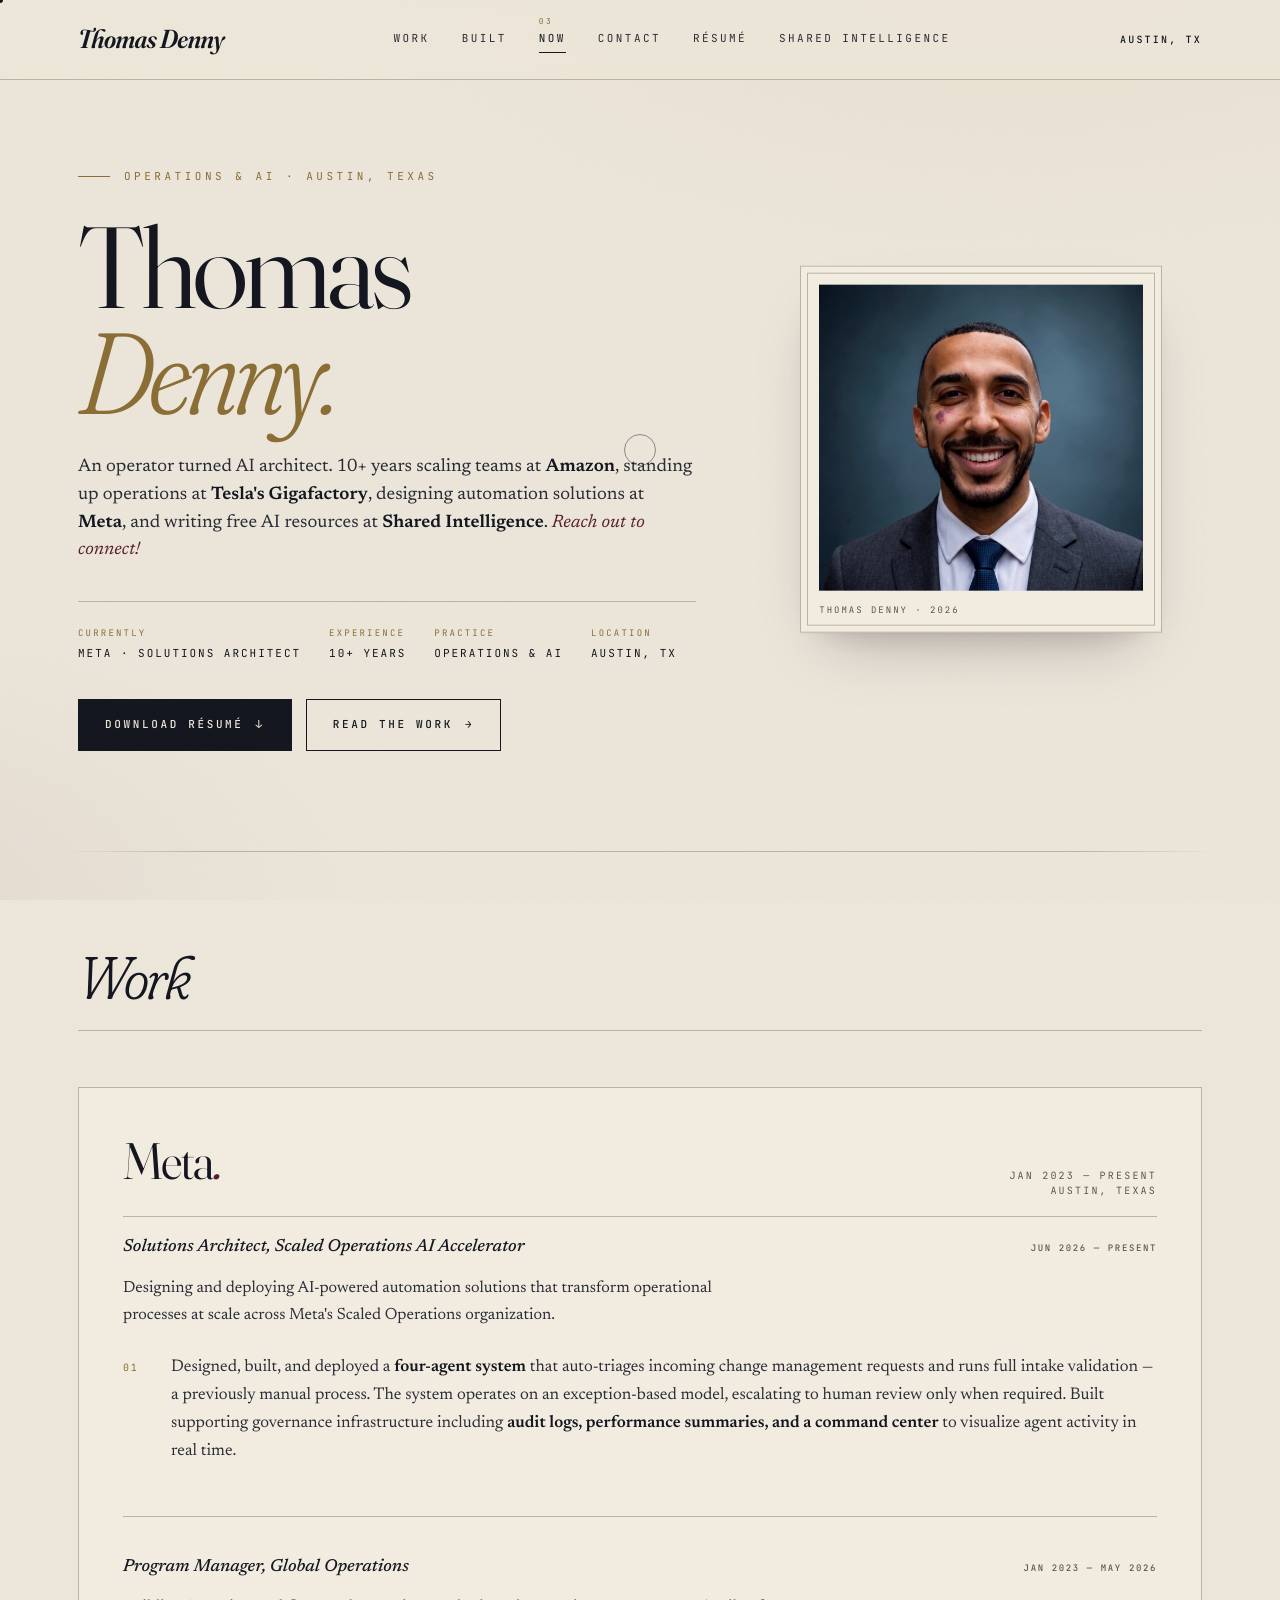
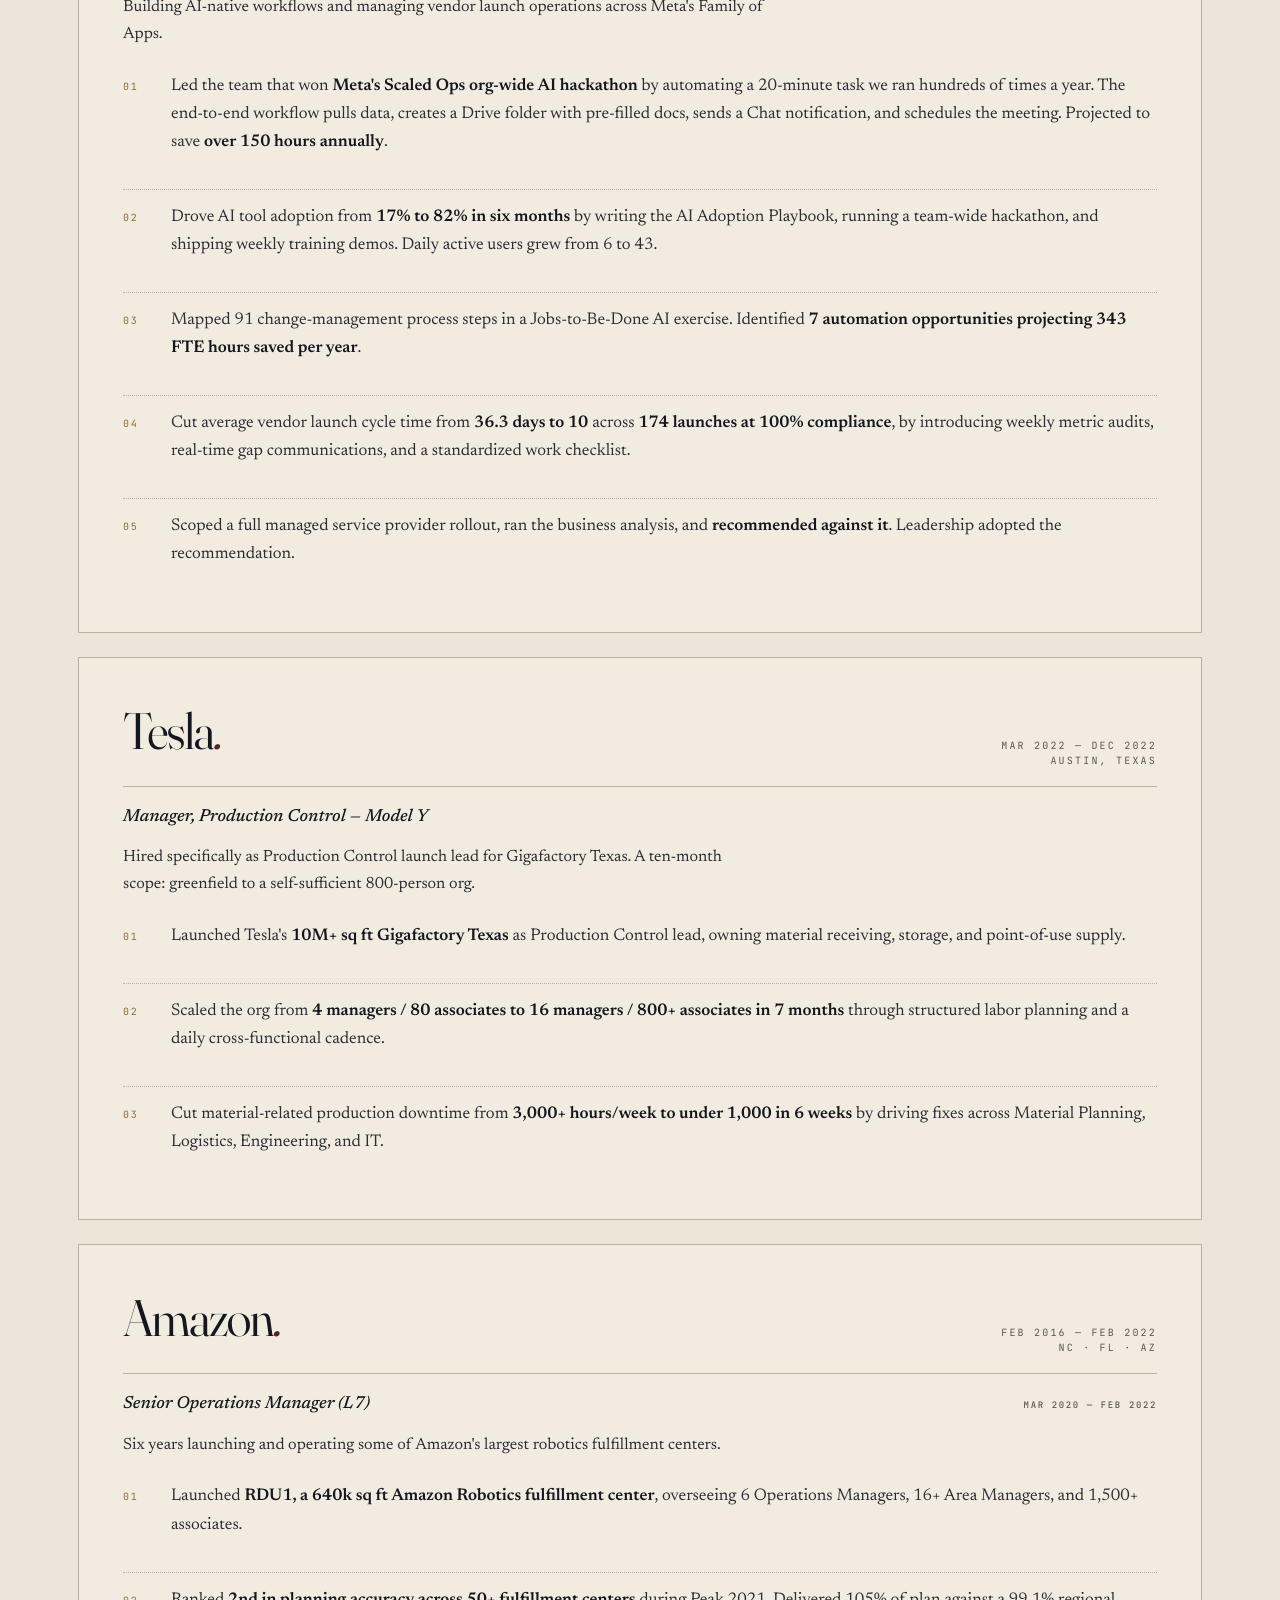
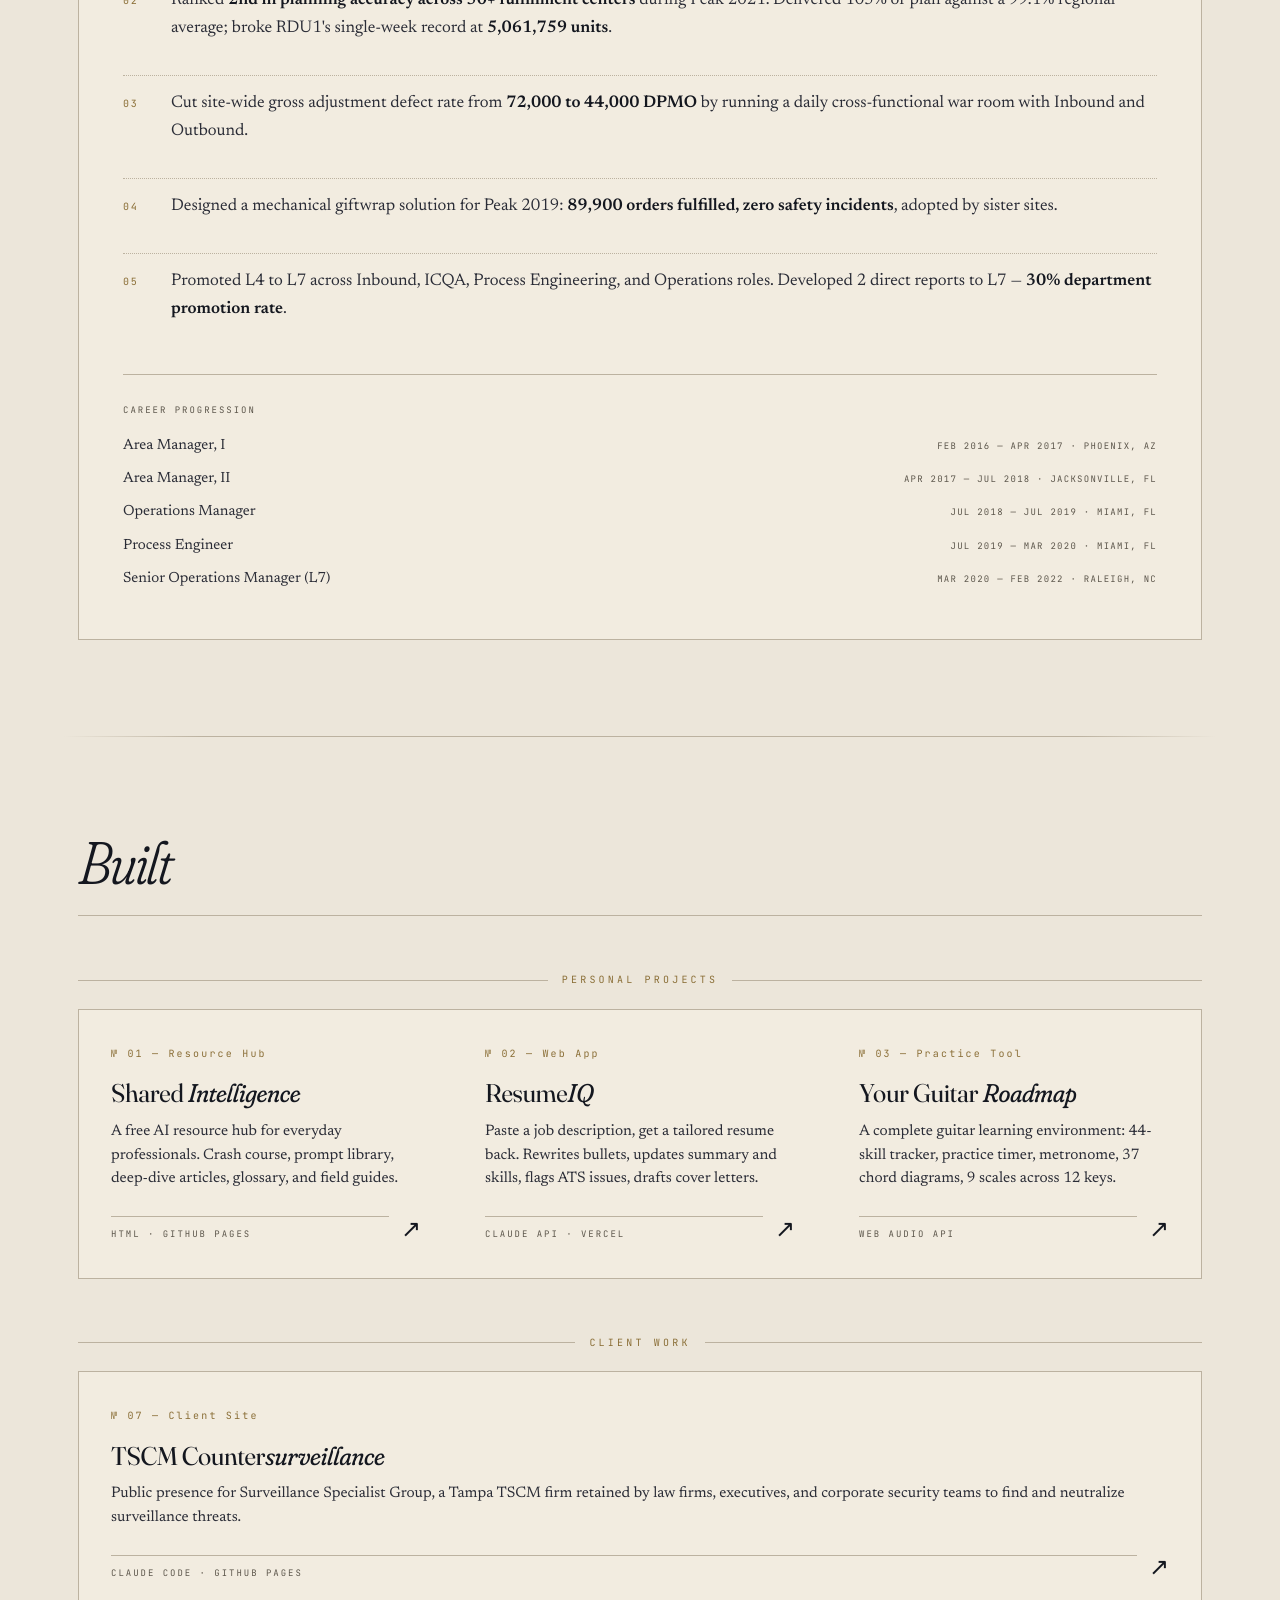
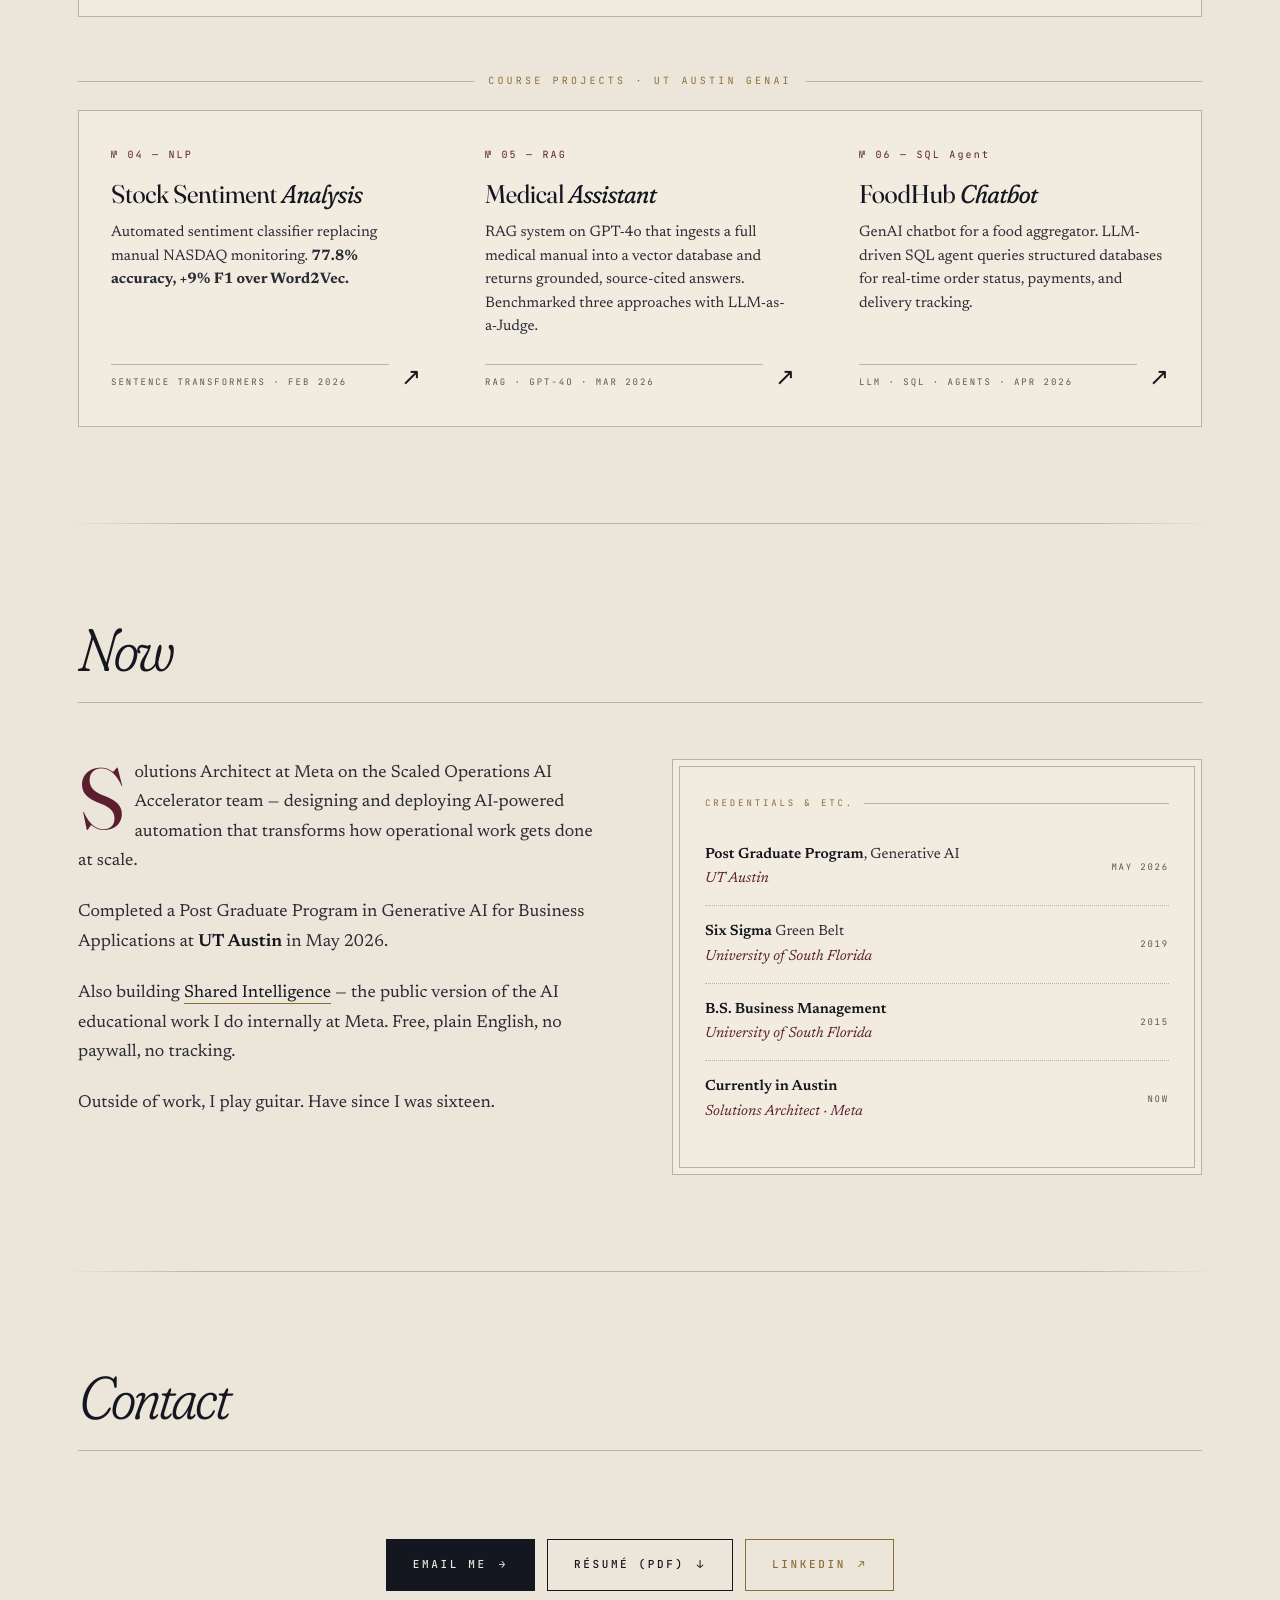
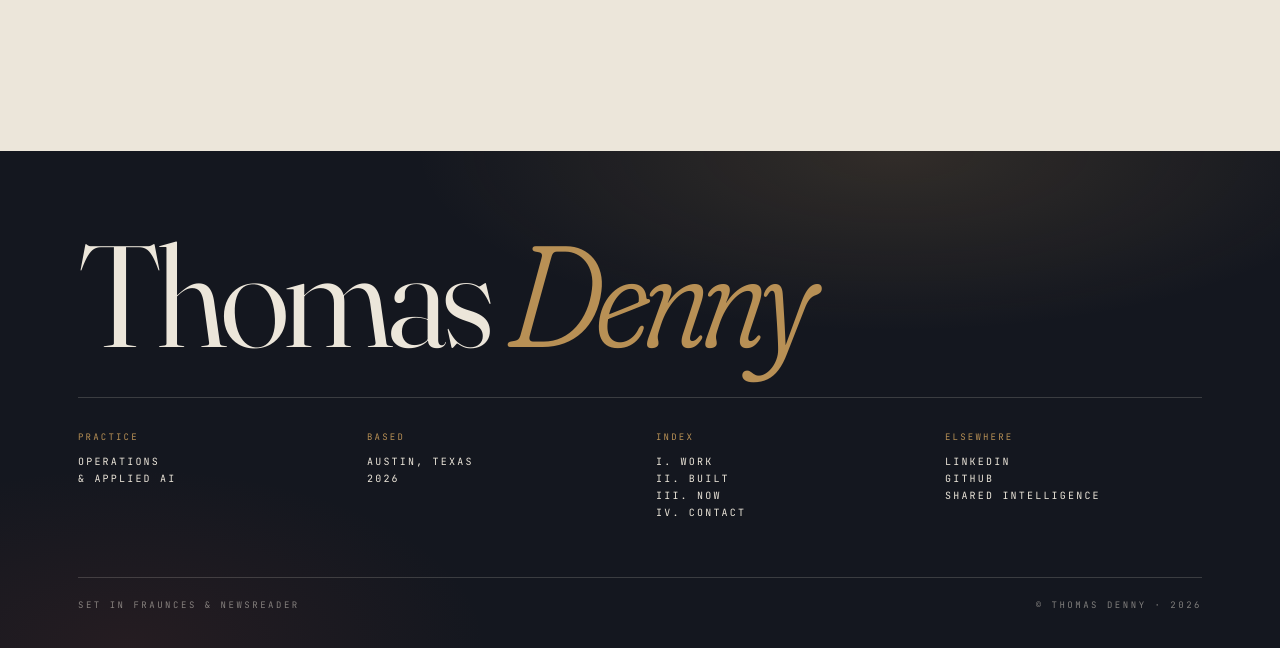
<file: index.html>
<!DOCTYPE html>
<html lang="en">
<head>
  <meta charset="UTF-8" />
  <meta name="viewport" content="width=device-width, initial-scale=1.0" />
  <link rel="icon" type="image/svg+xml" href="/favicon.svg" />
  <link rel="icon" type="image/png" sizes="32x32" href="/favicon-32.png" />
  <link rel="icon" type="image/png" sizes="512x512" href="/favicon-512.png" />
  <link rel="apple-touch-icon" href="/apple-touch-icon.png" />
  <title>Thomas Denny — Operations & AI</title>
  <meta name="description" content="Solutions Architect at Meta. Ten years building and scaling operations at Amazon, Tesla, and Meta. Currently designing automation solutions and AI-native workflows." />
  <meta name="author" content="Thomas Denny" />

  <!-- Open Graph -->
  <meta property="og:type" content="website" />
  <meta property="og:url" content="https://thomasdenny.co/" />
  <meta property="og:title" content="Thomas Denny — Operations & AI" />
  <meta property="og:description" content="An operator who taught himself to build with AI. Ten years scaling teams at Amazon, Tesla, and Meta. Now designing and deploying AI-powered automation at scale." />
  <meta property="og:image" content="https://thomasdenny.co/og-image.jpg" />
  <meta property="og:image:width" content="1200" />
  <meta property="og:image:height" content="630" />
  <meta property="og:site_name" content="Thomas Denny" />

  <meta name="twitter:card" content="summary_large_image" />
  <meta name="twitter:title" content="Thomas Denny — Operations & AI" />
  <meta name="twitter:description" content="An operator who taught himself to build with AI. Ten years across Amazon, Tesla, and Meta. Now architecting AI-powered automation at scale." />
  <meta name="twitter:image" content="https://thomasdenny.co/og-image.jpg" />

  <script type="application/ld+json">
  {
    "@context": "https://schema.org",
    "@type": "Person",
    "name": "Thomas Denny",
    "jobTitle": "Solutions Architect",
    "worksFor": { "@type": "Organization", "name": "Meta" },
    "url": "https://thomasdenny.co",
    "image": "https://thomasdenny.co/headshot.jpg",
    "address": { "@type": "PostalAddress", "addressLocality": "Austin", "addressRegion": "TX", "addressCountry": "US" },
    "alumniOf": [
      { "@type": "CollegeOrUniversity", "name": "University of Texas at Austin", "department": "Post Graduate Program, Generative AI for Business Applications" },
      { "@type": "CollegeOrUniversity", "name": "University of South Florida" }
    ],
    "knowsAbout": ["Operations Management", "AI Adoption", "Program Management", "Generative AI", "Vendor Management", "Process Improvement", "Change Management", "Lean Manufacturing"],
    "sameAs": ["https://linkedin.com/in/thomasdenny1/", "https://github.com/thodenny", "https://sharedintelligence.co"],
    "description": "Solutions Architect at Meta. Ten years scaling teams at Amazon, Tesla, and Meta. Designing and deploying AI-powered automation solutions at scale."
  }
  </script>

  <link rel="preconnect" href="https://fonts.googleapis.com" />
  <link rel="preconnect" href="https://fonts.gstatic.com" crossorigin />
  <link href="https://fonts.googleapis.com/css2?family=Fraunces:ital,opsz,wght,SOFT,WONK@0,9..144,300..900,0..100,0..1;1,9..144,300..900,0..100,0..1&family=Newsreader:ital,opsz,wght@0,6..72,400..700;1,6..72,400..700&family=JetBrains+Mono:wght@400;500&display=swap" rel="stylesheet" />
  <link rel="stylesheet" href="/styles.css?v=mobilenav6" />
</head>
<body>

  <!-- Custom cursor -->
  <div class="cursor-ring" aria-hidden="true"></div>
  <div class="cursor-dot" aria-hidden="true"></div>

  <!-- Scroll progress -->
  <div class="scroll-progress" id="scrollProgress" aria-hidden="true"></div>

  <!-- Masthead / Nav -->
  <header class="masthead">
    <div class="masthead-inner">
      <a href="/" class="brand" aria-label="Thomas Denny — home">
        <span class="brand-monogram">Thomas Denny</span>
      </a>
      <nav class="nav-links" aria-label="Primary">
        <a href="#work"    class="nav-link" data-num="01">Work</a>
        <a href="#built"   class="nav-link" data-num="02">Built</a>
        <a href="#now"     class="nav-link" data-num="03">Now</a>
        <a href="#contact" class="nav-link" data-num="04">Contact</a>
        <a href="/Thomas_Denny_Resume.pdf" class="nav-link" data-num="05" download>Résumé</a>
        <a href="https://sharedintelligence.co" class="nav-link" data-num="06" target="_blank" rel="noopener">Shared Intelligence</a>
      </nav>
      <div class="nav-meta">
        <span><strong>Austin, TX</strong></span>
      </div>
      <button class="nav-toggle" id="navToggle" type="button"
              aria-label="Open menu" aria-expanded="false" aria-controls="navOverlay">
        <span class="nav-toggle-bar"></span>
        <span class="nav-toggle-bar"></span>
      </button>
    </div>
  </header>

  <!-- Mobile nav overlay -->
  <div class="nav-overlay" id="navOverlay" role="dialog" aria-modal="true" aria-label="Site menu" hidden>
    <nav class="nav-overlay-links" aria-label="Primary mobile">
      <a href="#work"    class="nav-overlay-link" data-num="01"><span class="nav-overlay-num">01</span><span class="nav-overlay-label">Work</span></a>
      <a href="#built"   class="nav-overlay-link" data-num="02"><span class="nav-overlay-num">02</span><span class="nav-overlay-label">Built</span></a>
      <a href="#now"     class="nav-overlay-link" data-num="03"><span class="nav-overlay-num">03</span><span class="nav-overlay-label">Now</span></a>
      <a href="#contact" class="nav-overlay-link" data-num="04"><span class="nav-overlay-num">04</span><span class="nav-overlay-label">Contact</span></a>
      <a href="/Thomas_Denny_Resume.pdf" class="nav-overlay-link" data-num="05" download><span class="nav-overlay-num">05</span><span class="nav-overlay-label">Résumé</span></a>
      <a href="https://sharedintelligence.co" class="nav-overlay-link" data-num="06" target="_blank" rel="noopener"><span class="nav-overlay-num">06</span><span class="nav-overlay-label">Shared Intelligence</span></a>
    </nav>
    <div class="nav-overlay-meta">
      <span><strong>Austin, TX</strong></span>
    </div>
  </div>

  <!-- HERO -->
  <section id="top" class="hero">
    <div class="hero-grid">
      <div>
        <div class="hero-eyebrow">Operations &amp; AI · Austin, Texas</div>

        <h1 class="headline">
          Thomas<br />
          <span class="ital">Denny.</span>
        </h1>

        <p class="hero-deck">
          An operator turned AI architect. 10+ years scaling teams at <strong>Amazon</strong>, standing up operations at <strong>Tesla's Gigafactory</strong>, designing automation solutions at <strong>Meta</strong>, and writing free AI resources at <strong>Shared Intelligence</strong>. <em>Reach out to connect!</em>
        </p>

        <dl class="hero-meta">
          <div><dt>Currently</dt><dd>Meta · Solutions Architect</dd></div>
          <div><dt>Experience</dt><dd>10+ Years</dd></div>
          <div><dt>Practice</dt><dd>Operations &amp; AI</dd></div>
          <div><dt>Location</dt><dd>Austin, TX</dd></div>
        </dl>

        <div class="hero-actions">
          <a href="/Thomas_Denny_Resume.pdf" class="btn btn--filled" download>
            <span>Download Résumé</span><span class="caret">↓</span>
          </a>
          <a href="#work" class="btn">
            <span>Read the Work</span><span class="caret">→</span>
          </a>
        </div>
      </div>

      <div>
        <figure class="plate">
          <img src="/headshot.jpg" alt="Thomas Denny" />
          <figcaption class="plate-caption">
            <span>Thomas Denny · 2026</span>
          </figcaption>
        </figure>
      </div>
    </div>
  </section>

  <hr class="rule-x" />

  <!-- WORK -->
  <section id="work" class="section">
    <header class="section-head">
      <h2 class="section-title"><em>Work</em></h2>
    </header>

    <div class="work-stack">

      <!-- Meta -->
      <article class="work reveal" data-stagger="1">
        <header class="work-head">
          <h3 class="work-name">Meta<em>.</em></h3>
          <div class="work-period">Jan 2023 — Present<br />Austin, Texas</div>
        </header>

        <p class="work-role">Solutions Architect, Scaled Operations AI Accelerator <span class="work-role-period">Jun 2026 — Present</span></p>
        <p class="work-summary">Designing and deploying AI-powered automation solutions that transform operational processes at scale across Meta's Scaled Operations organization.</p>
        <ul class="bullets">
          <li><span class="num">01</span><span>Designed, built, and deployed a <strong>four-agent system</strong> that auto-triages incoming change management requests and runs full intake validation — a previously manual process. The system operates on an exception-based model, escalating to human review only when required. Built supporting governance infrastructure including <strong>audit logs, performance summaries, and a command center</strong> to visualize agent activity in real time.</span></li>
        </ul>

        <hr class="work-role-divider" />

        <p class="work-role">Program Manager, Global Operations <span class="work-role-period">Jan 2023 — May 2026</span></p>
        <p class="work-summary">Building AI-native workflows and managing vendor launch operations across Meta's Family of Apps.</p>
        <ul class="bullets">
          <li><span class="num">01</span><span>Led the team that won <strong>Meta's Scaled Ops org-wide AI hackathon</strong> by automating a 20-minute task we ran hundreds of times a year. The end-to-end workflow pulls data, creates a Drive folder with pre-filled docs, sends a Chat notification, and schedules the meeting. Projected to save <strong>over 150 hours annually</strong>.</span></li>
          <li><span class="num">02</span><span>Drove AI tool adoption from <strong>17% to 82% in six months</strong> by writing the AI Adoption Playbook, running a team-wide hackathon, and shipping weekly training demos. Daily active users grew from 6 to 43.</span></li>
          <li><span class="num">03</span><span>Mapped 91 change-management process steps in a Jobs-to-Be-Done AI exercise. Identified <strong>7 automation opportunities projecting 343 FTE hours saved per year</strong>.</span></li>
          <li><span class="num">04</span><span>Cut average vendor launch cycle time from <strong>36.3 days to 10</strong> across <strong>174 launches at 100% compliance</strong>, by introducing weekly metric audits, real-time gap communications, and a standardized work checklist.</span></li>
          <li><span class="num">05</span><span>Scoped a full managed service provider rollout, ran the business analysis, and <strong>recommended against it</strong>. Leadership adopted the recommendation.</span></li>
        </ul>
      </article>

      <!-- Tesla -->
      <article class="work reveal" data-stagger="2">
        <header class="work-head">
          <h3 class="work-name">Tesla<em>.</em></h3>
          <div class="work-period">Mar 2022 — Dec 2022<br />Austin, Texas</div>
        </header>
        <p class="work-role">Manager, Production Control — Model Y</p>
        <p class="work-summary">Hired specifically as Production Control launch lead for Gigafactory Texas. A ten-month scope: greenfield to a self-sufficient 800-person org.</p>
        <ul class="bullets">
          <li><span class="num">01</span><span>Launched Tesla's <strong>10M+ sq ft Gigafactory Texas</strong> as Production Control lead, owning material receiving, storage, and point-of-use supply.</span></li>
          <li><span class="num">02</span><span>Scaled the org from <strong>4 managers / 80 associates to 16 managers / 800+ associates in 7 months</strong> through structured labor planning and a daily cross-functional cadence.</span></li>
          <li><span class="num">03</span><span>Cut material-related production downtime from <strong>3,000+ hours/week to under 1,000 in 6 weeks</strong> by driving fixes across Material Planning, Logistics, Engineering, and IT.</span></li>
        </ul>
      </article>

      <!-- Amazon -->
      <article class="work reveal" data-stagger="3">
        <header class="work-head">
          <h3 class="work-name">Amazon<em>.</em></h3>
          <div class="work-period">Feb 2016 — Feb 2022<br />NC · FL · AZ</div>
        </header>
        <p class="work-role">Senior Operations Manager (L7) <span class="work-role-period">Mar 2020 — Feb 2022</span></p>
        <p class="work-summary">Six years launching and operating some of Amazon's largest robotics fulfillment centers.</p>
        <ul class="bullets">
          <li><span class="num">01</span><span>Launched <strong>RDU1, a 640k sq ft Amazon Robotics fulfillment center</strong>, overseeing 6 Operations Managers, 16+ Area Managers, and 1,500+ associates.</span></li>
          <li><span class="num">02</span><span>Ranked <strong>2nd in planning accuracy across 50+ fulfillment centers</strong> during Peak 2021. Delivered 105% of plan against a 99.1% regional average; broke RDU1's single-week record at <strong>5,061,759 units</strong>.</span></li>
          <li><span class="num">03</span><span>Cut site-wide gross adjustment defect rate from <strong>72,000 to 44,000 DPMO</strong> by running a daily cross-functional war room with Inbound and Outbound.</span></li>
          <li><span class="num">04</span><span>Designed a mechanical giftwrap solution for Peak 2019: <strong>89,900 orders fulfilled, zero safety incidents</strong>, adopted by sister sites.</span></li>
          <li><span class="num">05</span><span>Promoted L4 to L7 across Inbound, ICQA, Process Engineering, and Operations roles. Developed 2 direct reports to L7 — <strong>30% department promotion rate</strong>.</span></li>
        </ul>

        <div class="work-ladder">
          <p class="work-ladder-label">Career Progression</p>
          <ul class="work-ladder-list">
            <li><span>Area Manager, I</span><span class="ladder-period">Feb 2016 — Apr 2017 · Phoenix, AZ</span></li>
            <li><span>Area Manager, II</span><span class="ladder-period">Apr 2017 — Jul 2018 · Jacksonville, FL</span></li>
            <li><span>Operations Manager</span><span class="ladder-period">Jul 2018 — Jul 2019 · Miami, FL</span></li>
            <li><span>Process Engineer</span><span class="ladder-period">Jul 2019 — Mar 2020 · Miami, FL</span></li>
            <li><span>Senior Operations Manager (L7)</span><span class="ladder-period">Mar 2020 — Feb 2022 · Raleigh, NC</span></li>
          </ul>
        </div>
      </article>

    </div>
  </section>

  <hr class="rule-x" />

  <!-- BUILT -->
  <section id="built" class="section">
    <header class="section-head">
      <h2 class="section-title"><em>Built</em></h2>
    </header>

    <p class="collection-label">Personal Projects</p>
    <div class="cards">
      <a href="https://sharedintelligence.co" target="_blank" rel="noopener" class="card reveal" data-stagger="1">
        <div class="card-num">№ 01 — Resource Hub</div>
        <h3 class="card-name">Shared <em>Intelligence</em></h3>
        <p class="card-desc">A free AI resource hub for everyday professionals. Crash course, prompt library, deep-dive articles, glossary, and field guides.</p>
        <div class="card-foot">
          <span class="card-tag">HTML · GitHub Pages</span>
          <span class="card-arrow">↗︎</span>
        </div>
      </a>

      <a href="https://resumeiq-gamma.vercel.app" target="_blank" rel="noopener" class="card reveal" data-stagger="2">
        <div class="card-num">№ 02 — Web App</div>
        <h3 class="card-name">Resume<em>IQ</em></h3>
        <p class="card-desc">Paste a job description, get a tailored resume back. Rewrites bullets, updates summary and skills, flags ATS issues, drafts cover letters.</p>
        <div class="card-foot">
          <span class="card-tag">Claude API · Vercel</span>
          <span class="card-arrow">↗︎</span>
        </div>
      </a>

      <a href="https://thodenny.github.io/personal-website/guitar-roadmap.html" target="_blank" rel="noopener" class="card reveal" data-stagger="3">
        <div class="card-num">№ 03 — Practice Tool</div>
        <h3 class="card-name">Your Guitar <em>Roadmap</em></h3>
        <p class="card-desc">A complete guitar learning environment: 44-skill tracker, practice timer, metronome, 37 chord diagrams, 9 scales across 12 keys.</p>
        <div class="card-foot">
          <span class="card-tag">Web Audio API</span>
          <span class="card-arrow">↗︎</span>
        </div>
      </a>
    </div>

    <p class="collection-label">Client Work</p>
    <div class="cards">
      <a href="https://tscmcountersurveillance.com" target="_blank" rel="noopener" class="card reveal" data-stagger="1">
        <div class="card-num">№ 07 — Client Site</div>
        <h3 class="card-name">TSCM Counter<em>surveillance</em></h3>
        <p class="card-desc">Public presence for Surveillance Specialist Group, a Tampa TSCM firm retained by law firms, executives, and corporate security teams to find and neutralize surveillance threats.</p>
        <div class="card-foot">
          <span class="card-tag">Claude Code · GitHub Pages</span>
          <span class="card-arrow">↗︎</span>
        </div>
      </a>
    </div>

    <p class="collection-label">Course Projects · UT Austin GenAI</p>
    <div class="cards">
      <a href="https://thodenny.github.io/personal-website/Thomas_Denny_Project_1.pdf" target="_blank" rel="noopener" class="card is-accent reveal" data-stagger="1">
        <div class="card-num">№ 04 — NLP</div>
        <h3 class="card-name">Stock Sentiment <em>Analysis</em></h3>
        <p class="card-desc">Automated sentiment classifier replacing manual NASDAQ monitoring. <strong>77.8% accuracy, +9% F1 over Word2Vec.</strong></p>
        <div class="card-foot">
          <span class="card-tag">Sentence Transformers · Feb 2026</span>
          <span class="card-arrow">↗︎</span>
        </div>
      </a>

      <a href="https://thodenny.github.io/personal-website/Thomas_Denny_Project_2_Medical_Assistant.pdf" target="_blank" rel="noopener" class="card is-accent reveal" data-stagger="2">
        <div class="card-num">№ 05 — RAG</div>
        <h3 class="card-name">Medical <em>Assistant</em></h3>
        <p class="card-desc">RAG system on GPT-4o that ingests a full medical manual into a vector database and returns grounded, source-cited answers. Benchmarked three approaches with LLM-as-a-Judge.</p>
        <div class="card-foot">
          <span class="card-tag">RAG · GPT-4o · Mar 2026</span>
          <span class="card-arrow">↗︎</span>
        </div>
      </a>

      <a href="https://thodenny.github.io/personal-website/Thomas_Denny_Project_3_FoodHub_Chatbot.pdf" target="_blank" rel="noopener" class="card is-accent reveal" data-stagger="3">
        <div class="card-num">№ 06 — SQL Agent</div>
        <h3 class="card-name">FoodHub <em>Chatbot</em></h3>
        <p class="card-desc">GenAI chatbot for a food aggregator. LLM-driven SQL agent queries structured databases for real-time order status, payments, and delivery tracking.</p>
        <div class="card-foot">
          <span class="card-tag">LLM · SQL · Agents · Apr 2026</span>
          <span class="card-arrow">↗︎</span>
        </div>
      </a>
    </div>
  </section>

  <hr class="rule-x" />

  <!-- NOW -->
  <section id="now" class="section">
    <header class="section-head">
      <h2 class="section-title"><em>Now</em></h2>
    </header>

    <div class="dossier">
      <div class="dossier-prose reveal" data-stagger="1">
        <p>Solutions Architect at Meta on the Scaled Operations AI Accelerator team — designing and deploying AI-powered automation that transforms how operational work gets done at scale.</p>
        <p>Completed a Post Graduate Program in Generative AI for Business Applications at <strong>UT Austin</strong> in May 2026.</p>
        <p>Also building <a href="https://sharedintelligence.co" target="_blank" rel="noopener">Shared Intelligence</a> — the public version of the AI educational work I do internally at Meta. Free, plain English, no paywall, no tracking.</p>
        <p>Outside of work, I play guitar. Have since I was sixteen.</p>
      </div>

      <aside class="dossier-aside reveal" data-stagger="2">
        <p class="aside-label">Credentials &amp; Etc.</p>
        <ul class="facts">
          <li><span><strong>Post Graduate Program</strong>, Generative AI<br /><em>UT Austin</em></span><span class="when">May 2026</span></li>
          <li><span><strong>Six Sigma</strong> Green Belt<br /><em>University of South Florida</em></span><span class="when">2019</span></li>
          <li><span><strong>B.S. Business Management</strong><br /><em>University of South Florida</em></span><span class="when">2015</span></li>
          <li><span><strong>Currently in Austin</strong><br /><em>Solutions Architect · Meta</em></span><span class="when">Now</span></li>
        </ul>
      </aside>
    </div>
  </section>

  <hr class="rule-x" />

  <!-- CONTACT -->
  <section id="contact" class="section">
    <header class="section-head">
      <h2 class="section-title"><em>Contact</em></h2>
    </header>

    <div class="contact-block reveal">
<div class="contact-actions">
        <a href="mailto:93.thomasdenny@gmail.com" class="btn btn--filled">
          <span>Email Me</span><span class="caret">→</span>
        </a>
        <a href="/Thomas_Denny_Resume.pdf" class="btn" download>
          <span>Résumé (PDF)</span><span class="caret">↓</span>
        </a>
        <a href="https://linkedin.com/in/thomasdenny1/" target="_blank" rel="noopener" class="btn btn--brass">
          <span>LinkedIn</span><span class="caret">↗︎</span>
        </a>
      </div>
    </div>
  </section>

  <!-- FOOTER / COLOPHON -->
  <footer class="colophon">
    <div class="colophon-inner">
      <p class="colophon-mark">Thomas <em>Denny</em></p>
      <dl class="colophon-grid">
        <div>
          <dt>Practice</dt>
          <dd>Operations<br />&amp; Applied AI</dd>
        </div>
        <div>
          <dt>Based</dt>
          <dd>Austin, Texas<br />2026</dd>
        </div>
        <div>
          <dt>Index</dt>
          <dd>
            <a href="#work">i. Work</a><br />
            <a href="#built">ii. Built</a><br />
            <a href="#now">iii. Now</a><br />
            <a href="#contact">iv. Contact</a>
          </dd>
        </div>
        <div>
          <dt>Elsewhere</dt>
          <dd>
            <a href="https://linkedin.com/in/thomasdenny1/" target="_blank" rel="noopener">LinkedIn</a><br />
            <a href="https://github.com/thodenny" target="_blank" rel="noopener">GitHub</a><br />
            <a href="https://sharedintelligence.co" target="_blank" rel="noopener">Shared Intelligence</a>
          </dd>
        </div>
      </dl>
      <div class="colophon-foot">
        <span>Set in Fraunces &amp; Newsreader</span>
        <span>© Thomas Denny · 2026</span>
      </div>
    </div>
  </footer>

  <script src="/scripts.js?v=mobilenav6"></script>
  <script>
    (function () {
      var sectionIds = ['work', 'built', 'now', 'contact'];
      function pathToId(pathname) {
        var slug = pathname.replace(/^\/+|\/+$/g, '');
        return sectionIds.indexOf(slug) !== -1 ? slug : null;
      }
      function scrollToId(id, smooth) {
        var el = document.getElementById(id);
        if (!el) return;
        el.scrollIntoView(smooth ? { behavior: 'smooth' } : undefined);
      }
      var redirect = sessionStorage.getItem('redirect');
      if (redirect && redirect !== location.pathname) {
        sessionStorage.removeItem('redirect');
        history.replaceState(null, '', redirect);
      } else if (redirect) {
        sessionStorage.removeItem('redirect');
      }
      document.addEventListener('DOMContentLoaded', function () {
        var id = pathToId(location.pathname);
        if (id) scrollToId(id, false);
      });
      document.addEventListener('click', function (e) {
        if (e.defaultPrevented || e.button !== 0 || e.metaKey || e.ctrlKey || e.shiftKey || e.altKey) return;
        var a = e.target.closest && e.target.closest('a');
        if (!a) return;
        var href = a.getAttribute('href');
        if (!href) return;
        if (a.target && a.target !== '' && a.target !== '_self') return;
        if (a.hasAttribute('download')) return;
        if (href === '/' || (href.charAt(0) === '/' && sectionIds.indexOf(href.slice(1)) !== -1)) {
          e.preventDefault();
          if (location.pathname !== href) history.pushState(null, '', href);
          if (href === '/') window.scrollTo({ top: 0, behavior: 'smooth' });
          else scrollToId(href.slice(1), true);
        }
      });
      window.addEventListener('popstate', function () {
        var id = pathToId(location.pathname);
        if (id) scrollToId(id, false);
        else window.scrollTo(0, 0);
      });
    })();
  </script>
</body>
</html>
</file>
<file: styles.css>
/* ========================================================================
   Premium Editorial — Thomas Denny
   ----------------------------------------------------------------------
   Aesthetic: Quiet luxury · editorial publication · Swiss precision
   Type: Fraunces (display) · Newsreader (body) · JetBrains Mono (labels)
   ======================================================================== */

:root {
  --ivory: #ECE6DA;
  --paper: #F2ECE0;
  --bone:  #E2D9C7;
  --ink:   #14171F;
  --ink-2: #2A2C36;
  --stone: #5C564B;
  --whisper: #C8BEA9;
  --hairline: #BCB2A0;
  --brass: #8A6E36;
  --brass-2: #B89055;
  --oxblood: #5A1E2E;
  --signal: #A04332;

  --serif-display: 'Fraunces', 'Playfair Display', Georgia, serif;
  --serif-body: 'Newsreader', 'Lora', Georgia, serif;
  --mono: 'JetBrains Mono', 'Courier Prime', ui-monospace, monospace;

  --max: 1180px;

  --ease-out: cubic-bezier(0.22, 0.61, 0.36, 1);
  --ease-in-out: cubic-bezier(0.65, 0, 0.35, 1);
}

* { box-sizing: border-box; }

html {
  scroll-behavior: smooth;
  -webkit-font-smoothing: antialiased;
  -moz-osx-font-smoothing: grayscale;
  text-rendering: geometricPrecision;
}

body {
  margin: 0;
  font-family: var(--serif-body);
  font-weight: 400;
  font-size: 17px;
  line-height: 1.65;
  color: var(--ink);
  background: var(--ivory);
  background-image:
    radial-gradient(1200px 600px at 80% -10%, rgba(184, 144, 85, 0.10), transparent 60%),
    radial-gradient(900px 500px at -10% 100%, rgba(90, 30, 46, 0.06), transparent 55%),
    url("data:image/svg+xml;utf8,<svg xmlns='http://www.w3.org/2000/svg' width='400' height='400'><filter id='n'><feTurbulence type='fractalNoise' baseFrequency='0.85' numOctaves='2' stitchTiles='stitch'/><feColorMatrix type='saturate' values='0'/></filter><rect width='100%25' height='100%25' filter='url(%23n)' opacity='0.06'/></svg>");
  background-attachment: fixed, fixed, fixed;
}

@media (hover: hover) and (pointer: fine) {
  body { cursor: none; }
}

::selection { background: var(--ink); color: var(--ivory); }

/* ------------------------------------------------------------------ Cursor */
.cursor-dot, .cursor-ring {
  position: fixed;
  top: 0; left: 0;
  pointer-events: none;
  z-index: 9999;
  border-radius: 50%;
  transition: transform 0.18s var(--ease-out), width 0.25s var(--ease-out),
              height 0.25s var(--ease-out), opacity 0.25s var(--ease-out),
              background 0.25s var(--ease-out), border-color 0.25s var(--ease-out);
  mix-blend-mode: multiply;
  display: none;
}
@media (hover: hover) and (pointer: fine) {
  .cursor-dot, .cursor-ring { display: block; }
}
.cursor-dot {
  width: 6px; height: 6px;
  background: var(--ink);
  transform: translate(-50%, -50%);
}
.cursor-ring {
  width: 32px; height: 32px;
  border: 1px solid var(--ink);
  transform: translate(-50%, -50%);
  opacity: 0.45;
}
.cursor-ring.is-hover {
  width: 56px; height: 56px;
  opacity: 0.85;
  border-color: var(--brass);
  background: rgba(138, 110, 54, 0.05);
}
.cursor-dot.is-hover { background: var(--oxblood); }

/* --------------------------------------------------------- Scroll progress */
.scroll-progress {
  position: fixed;
  top: 0; left: 0;
  height: 1px;
  background: var(--brass);
  z-index: 100;
  transform-origin: 0 50%;
  transform: scaleX(0);
  transition: transform 0.05s linear;
}

/* ------------------------------------------------------------ Status strip */
.status-strip {
  background: var(--ink);
  color: var(--ivory);
  font-family: var(--mono);
  font-size: 10px;
  letter-spacing: 0.22em;
  text-transform: uppercase;
}
.status-strip-inner {
  max-width: var(--max);
  margin: 0 auto;
  padding: 8px 28px;
  display: flex;
  justify-content: space-between;
  gap: 24px;
  overflow: hidden;
  white-space: nowrap;
}
.status-strip .marquee {
  flex: 1;
  overflow: hidden;
  position: relative;
  mask-image: linear-gradient(90deg, transparent, #000 8%, #000 92%, transparent);
}
.status-strip .marquee-track {
  display: inline-flex;
  gap: 48px;
  animation: marquee 38s linear infinite;
  padding-left: 100%;
}
.status-strip .marquee span { color: var(--whisper); }
.status-strip .marquee .dot { color: var(--brass-2); }
@keyframes marquee {
  from { transform: translateX(0); }
  to   { transform: translateX(-100%); }
}

/* ----------------------------------------------------------------- Nav bar */
.masthead {
  position: sticky;
  top: 0;
  z-index: 50;
  background: rgba(236, 230, 218, 0.82);
  backdrop-filter: saturate(1.2) blur(14px);
  -webkit-backdrop-filter: saturate(1.2) blur(14px);
  border-bottom: 1px solid var(--hairline);
}
.masthead-inner {
  max-width: var(--max);
  margin: 0 auto;
  padding: 18px 28px;
  display: grid;
  grid-template-columns: auto 1fr auto;
  align-items: center;
  gap: 24px;
}
.brand {
  display: inline-flex;
  align-items: baseline;
  gap: 10px;
  text-decoration: none;
  color: var(--ink);
}
.brand-monogram {
  font-family: var(--serif-display);
  font-weight: 600;
  font-size: 26px;
  letter-spacing: -0.02em;
  font-variation-settings: 'opsz' 144, 'SOFT' 30;
  font-style: italic;
}
.brand-mark {
  font-family: var(--mono);
  font-size: 9px;
  letter-spacing: 0.28em;
  color: var(--stone);
  text-transform: uppercase;
}
.nav-links {
  display: flex;
  justify-content: center;
  gap: 4px;
  flex-wrap: wrap;
}
.nav-link {
  font-family: var(--mono);
  font-size: 11px;
  letter-spacing: 0.22em;
  text-transform: uppercase;
  color: var(--ink-2);
  padding: 8px 14px;
  text-decoration: none;
  position: relative;
  transition: color 0.25s var(--ease-out);
}
.nav-link::before {
  content: attr(data-num);
  position: absolute;
  top: 0;
  left: 14px;
  font-size: 8px;
  color: var(--brass);
  opacity: 0;
  transform: translateY(2px);
  transition: opacity 0.3s var(--ease-out), transform 0.3s var(--ease-out);
}
.nav-link::after {
  content: '';
  position: absolute;
  bottom: 4px;
  left: 14px; right: 14px;
  height: 1px;
  background: var(--ink);
  transform: scaleX(0);
  transform-origin: left;
  transition: transform 0.4s var(--ease-out);
}
.nav-link:hover, .nav-link.active {
  color: var(--ink);
}
.nav-link:hover::before, .nav-link.active::before {
  opacity: 1;
  transform: translateY(-6px);
}
.nav-link:hover::after, .nav-link.active::after {
  transform: scaleX(1);
}
.nav-meta {
  font-family: var(--mono);
  font-size: 10px;
  letter-spacing: 0.22em;
  text-transform: uppercase;
  color: var(--stone);
  text-align: right;
  display: flex;
  flex-direction: column;
  line-height: 1.5;
}
.nav-meta strong { color: var(--ink); font-weight: 500; }

/* --------------------------------------------------------------- Container */
.shell {
  max-width: var(--max);
  margin: 0 auto;
  padding: 0 28px;
}

/* -------------------------------------------------------------------- Hero */
.hero {
  padding: 88px 28px 100px;
  max-width: var(--max);
  margin: 0 auto;
  position: relative;
}
.hero-folio {
  display: grid;
  grid-template-columns: 1fr auto 1fr;
  align-items: center;
  gap: 24px;
  font-family: var(--mono);
  font-size: 10px;
  letter-spacing: 0.32em;
  text-transform: uppercase;
  color: var(--stone);
  margin-bottom: 56px;
}
.hero-folio .rule {
  height: 1px;
  background: linear-gradient(90deg, transparent, var(--hairline) 30%, var(--hairline) 70%, transparent);
}
.hero-folio strong { color: var(--ink); font-weight: 500; }

.hero-grid {
  display: grid;
  grid-template-columns: 1.4fr 1fr;
  gap: 64px;
  align-items: center;
}
@media (max-width: 900px) {
  .hero-grid { grid-template-columns: 1fr; gap: 48px; }
}

.hero-eyebrow {
  font-family: var(--mono);
  font-size: 11px;
  letter-spacing: 0.32em;
  text-transform: uppercase;
  color: var(--brass);
  display: flex;
  align-items: center;
  gap: 14px;
  margin-bottom: 28px;
}
.hero-eyebrow::before {
  content: '';
  width: 32px;
  height: 1px;
  background: var(--brass);
}

.headline {
  font-family: var(--serif-display);
  font-weight: 350;
  font-style: normal;
  font-variation-settings: 'opsz' 144, 'SOFT' 0, 'WONK' 0;
  font-size: clamp(3.5rem, 9vw, 7.5rem);
  line-height: 0.92;
  letter-spacing: -0.035em;
  color: var(--ink);
  margin: 0 0 28px;
}
.headline .ital {
  font-style: italic;
  font-weight: 300;
  font-variation-settings: 'opsz' 144, 'SOFT' 70, 'WONK' 1;
  color: var(--brass);
}
.headline .amp {
  font-style: italic;
  font-weight: 300;
  font-variation-settings: 'opsz' 144, 'SOFT' 100, 'WONK' 1;
  color: var(--brass);
  display: inline-block;
  transform: translateY(0.04em);
  margin: 0 0.04em;
}
.hero-deck {
  font-family: var(--serif-body);
  font-weight: 400;
  font-size: clamp(1.05rem, 1.4vw, 1.25rem);
  line-height: 1.55;
  color: var(--ink-2);
  max-width: 60ch;
  margin: 0 0 36px;
  font-variation-settings: 'opsz' 14;
}
.hero-deck strong { font-weight: 600; color: var(--ink); }
.hero-deck em { color: var(--oxblood); font-style: italic; font-feature-settings: 'liga'; }

.hero-meta {
  display: flex;
  flex-wrap: wrap;
  gap: 28px;
  font-family: var(--mono);
  font-size: 10px;
  letter-spacing: 0.22em;
  text-transform: uppercase;
  color: var(--stone);
  margin-bottom: 36px;
  padding-top: 24px;
  border-top: 1px solid var(--hairline);
}
.hero-meta dt {
  display: block;
  color: var(--brass);
  font-size: 9px;
  margin-bottom: 4px;
}
.hero-meta dd {
  margin: 0;
  color: var(--ink);
  font-size: 11px;
  letter-spacing: 0.18em;
}

.hero-actions {
  display: flex;
  flex-wrap: wrap;
  gap: 14px;
}

/* Plate (photo) */
.plate {
  position: relative;
  background: var(--paper);
  padding: 18px 18px 14px;
  border: 1px solid var(--hairline);
  box-shadow:
    0 1px 0 rgba(20, 23, 31, 0.04),
    0 30px 60px -30px rgba(20, 23, 31, 0.35),
    0 14px 30px -20px rgba(90, 30, 46, 0.18);
  transform: rotate(-1.2deg);
  transition: transform 0.6s var(--ease-out);
}
.plate:hover { transform: rotate(0deg); }
.plate::before {
  content: '';
  position: absolute;
  inset: 6px;
  border: 1px solid var(--hairline);
  pointer-events: none;
}
.plate img {
  width: 100%;
  display: block;
  filter: contrast(1.04) saturate(0.92);
}
.plate-caption {
  display: flex;
  justify-content: space-between;
  align-items: baseline;
  margin-top: 12px;
  font-family: var(--mono);
  font-size: 9px;
  letter-spacing: 0.22em;
  text-transform: uppercase;
  color: var(--stone);
}
.plate-caption strong { color: var(--ink); font-weight: 500; }
.plate-stamp {
  position: absolute;
  top: -14px; right: -14px;
  background: var(--ink);
  color: var(--ivory);
  font-family: var(--mono);
  font-size: 9px;
  letter-spacing: 0.22em;
  text-transform: uppercase;
  padding: 6px 12px;
  border-radius: 999px;
  display: flex;
  align-items: center;
  gap: 6px;
}
.plate-stamp::before {
  content: '';
  width: 6px; height: 6px;
  border-radius: 50%;
  background: #5BCB7C;
  box-shadow: 0 0 8px rgba(91, 203, 124, 0.7);
  animation: pulse 2.4s ease-in-out infinite;
}
@keyframes pulse {
  0%, 100% { opacity: 1; }
  50% { opacity: 0.45; }
}

/* ------------------------------------------------------------- CTA buttons */
.btn {
  font-family: var(--mono);
  font-size: 11px;
  letter-spacing: 0.24em;
  text-transform: uppercase;
  font-weight: 500;
  padding: 16px 26px;
  border: 1px solid var(--ink);
  background: transparent;
  color: var(--ink);
  cursor: pointer;
  text-decoration: none;
  display: inline-flex;
  align-items: center;
  gap: 12px;
  position: relative;
  overflow: hidden;
  transition: color 0.4s var(--ease-out), border-color 0.4s var(--ease-out);
}
.btn::before {
  content: '';
  position: absolute;
  inset: 0;
  background: var(--ink);
  transform: translateY(101%);
  transition: transform 0.5s var(--ease-out);
  z-index: -1;
}
.btn:hover { color: var(--ivory); }
.btn:hover::before { transform: translateY(0); }
.btn .caret {
  transition: transform 0.4s var(--ease-out);
}
.btn:hover .caret { transform: translateX(4px); }

.btn--filled {
  background: var(--ink);
  color: var(--ivory);
}
.btn--filled::before { background: var(--oxblood); transform: translateY(101%); }
.btn--filled:hover { color: var(--ivory); border-color: var(--oxblood); }

.btn--brass { border-color: var(--brass); color: var(--brass); }
.btn--brass::before { background: var(--brass); }
.btn--brass:hover { color: var(--ivory); border-color: var(--brass); }

/* ---------------------------------------------------------------- Section */
.rule-x {
  border: 0;
  height: 1px;
  background: linear-gradient(90deg, transparent, var(--hairline) 12%, var(--hairline) 88%, transparent);
  margin: 0 auto;
  max-width: 90%;
}
.rule-double {
  border: 0;
  height: 5px;
  border-top: 1px solid var(--ink);
  border-bottom: 1px solid var(--ink);
  width: 56px;
  margin: 18px auto;
}

.section { padding: 96px 28px; max-width: var(--max); margin: 0 auto; }
.section-head {
  margin-bottom: 56px;
  padding-bottom: 22px;
  border-bottom: 1px solid var(--hairline);
}
.section-title {
  font-family: var(--serif-display);
  font-weight: 400;
  font-variation-settings: 'opsz' 144;
  font-size: clamp(2.5rem, 5vw, 3.75rem);
  line-height: 1;
  letter-spacing: -0.03em;
  color: var(--ink);
  margin: 0;
}
.section-title em {
  font-style: italic;
  font-weight: 300;
  font-variation-settings: 'opsz' 144, 'SOFT' 100, 'WONK' 1;
  color: var(--ink);
}

/* --------------------------------------------------------------- Card grid */
.work-stack {
  display: grid;
  gap: 24px;
}

.work {
  position: relative;
  background: var(--paper);
  border: 1px solid var(--hairline);
  padding: 48px 44px;
  transition: transform 0.5s var(--ease-out), box-shadow 0.5s var(--ease-out), border-color 0.5s var(--ease-out);
  overflow: hidden;
}
.work::before {
  content: '';
  position: absolute;
  left: 0; top: 0; bottom: 0;
  width: 2px;
  background: var(--brass);
  transform: scaleY(0);
  transform-origin: top;
  transition: transform 0.7s var(--ease-out);
}
.work:hover {
  border-color: var(--ink);
  box-shadow:
    0 1px 0 rgba(20, 23, 31, 0.04),
    0 24px 60px -32px rgba(20, 23, 31, 0.4);
  transform: translateY(-2px);
}
.work:hover::before { transform: scaleY(1); }

.work-head {
  display: grid;
  grid-template-columns: 1fr auto;
  align-items: baseline;
  gap: 24px;
  margin-bottom: 16px;
  padding-bottom: 18px;
  border-bottom: 1px solid var(--hairline);
}
@media (max-width: 600px) {
  .work-head { grid-template-columns: 1fr; }
}
.work-name {
  font-family: var(--serif-display);
  font-weight: 350;
  font-variation-settings: 'opsz' 144;
  font-size: clamp(2.25rem, 4vw, 3.25rem);
  line-height: 1;
  letter-spacing: -0.03em;
  color: var(--ink);
  margin: 0;
}
.work-name em {
  font-style: italic;
  font-variation-settings: 'opsz' 144, 'SOFT' 100, 'WONK' 1;
  color: var(--oxblood);
}
.work-period {
  font-family: var(--mono);
  font-size: 10px;
  letter-spacing: 0.22em;
  text-transform: uppercase;
  color: var(--stone);
  text-align: right;
  line-height: 1.5;
}
.work-role {
  font-family: var(--serif-body);
  font-style: italic;
  font-weight: 500;
  font-size: 1.08rem;
  color: var(--ink);
  margin: 6px 0 14px;
  font-variation-settings: 'opsz' 14;
  display: flex;
  align-items: baseline;
  justify-content: space-between;
  gap: 16px;
}
.work-summary {
  color: var(--ink-2);
  font-size: 1.02rem;
  margin: 0 0 24px;
  max-width: 70ch;
}
.bullets {
  list-style: none;
  margin: 0;
  padding: 0;
  display: grid;
  gap: 18px;
}
.work-role-period {
  font-family: var(--mono);
  font-size: 9px;
  letter-spacing: 0.18em;
  text-transform: uppercase;
  color: var(--stone);
  font-style: normal;
  flex-shrink: 0;
}
.work-role-divider {
  border: 0;
  height: 1px;
  background: var(--hairline);
  margin: 36px 0;
}
.work-ladder {
  margin-top: 36px;
  padding-top: 28px;
  border-top: 1px solid var(--hairline);
}
.work-ladder-label {
  font-family: var(--mono);
  font-size: 9px;
  letter-spacing: 0.22em;
  text-transform: uppercase;
  color: var(--stone);
  margin: 0 0 16px;
}
.work-ladder-list {
  list-style: none;
  margin: 0;
  padding: 0;
  display: grid;
  gap: 9px;
}
.work-ladder-list li {
  display: flex;
  justify-content: space-between;
  align-items: baseline;
  gap: 16px;
  font-size: 0.92rem;
  color: var(--ink-2);
}
.ladder-period {
  font-family: var(--mono);
  font-size: 9px;
  letter-spacing: 0.14em;
  text-transform: uppercase;
  color: var(--stone);
  flex-shrink: 0;
}
.bullets li {
  display: grid;
  grid-template-columns: 36px 1fr;
  gap: 12px;
  align-items: start;
  padding: 14px 0;
  border-top: 1px dotted var(--hairline);
  color: var(--ink-2);
}
.bullets li:first-child { border-top: 0; padding-top: 0; }
.bullets .num {
  font-family: var(--mono);
  font-size: 10px;
  letter-spacing: 0.18em;
  color: var(--brass);
  padding-top: 6px;
  font-variant-numeric: tabular-nums;
}
.bullets strong {
  color: var(--ink);
  font-weight: 600;
  font-feature-settings: 'lnum';
}

/* ---------------------------------------------------------------- Projects */
.collection-label {
  display: flex;
  align-items: center;
  gap: 14px;
  font-family: var(--mono);
  font-size: 10px;
  letter-spacing: 0.32em;
  text-transform: uppercase;
  color: var(--brass);
  margin: 56px 0 20px;
}
.collection-label::before, .collection-label::after {
  content: '';
  flex: 1;
  height: 1px;
  background: var(--hairline);
}

.cards {
  display: grid;
  grid-template-columns: repeat(auto-fit, minmax(280px, 1fr));
  gap: 0;
  border: 1px solid var(--hairline);
  background: var(--hairline);
}

.card {
  background: var(--paper);
  padding: 36px 32px;
  text-decoration: none;
  color: var(--ink);
  display: flex;
  flex-direction: column;
  position: relative;
  transition: background 0.5s var(--ease-out), transform 0.5s var(--ease-out);
  min-height: 240px;
  overflow: hidden;
}
.card::after {
  content: '';
  position: absolute;
  inset: 0;
  background: var(--ink);
  transform: translateY(101%);
  transition: transform 0.6s var(--ease-out);
  z-index: 0;
}
.card > * { position: relative; z-index: 1; }
.card:hover::after { transform: translateY(0); }
.card:hover { color: var(--ivory); }
.card:hover .card-tag { color: var(--brass-2); border-color: var(--brass-2); }
.card:hover .card-arrow { transform: translate(6px, -6px); color: var(--brass-2); }

.card-num {
  font-family: var(--mono);
  font-size: 10px;
  letter-spacing: 0.22em;
  color: var(--brass);
  margin-bottom: 18px;
  font-variant-numeric: tabular-nums;
}
.card-name {
  font-family: var(--serif-display);
  font-weight: 400;
  font-variation-settings: 'opsz' 80;
  font-size: 1.6rem;
  line-height: 1.05;
  letter-spacing: -0.015em;
  margin: 0 0 14px;
}
.card-name em {
  font-style: italic;
  font-variation-settings: 'opsz' 80, 'SOFT' 100, 'WONK' 1;
}
.card-desc {
  font-size: 0.95rem;
  line-height: 1.55;
  color: var(--ink-2);
  margin: 0 0 24px;
  flex: 1;
  transition: color 0.5s var(--ease-out);
}
.card:hover .card-desc { color: rgba(236, 230, 218, 0.75); }
.card-foot {
  display: flex;
  justify-content: space-between;
  align-items: flex-end;
  gap: 12px;
}
.card-tag {
  font-family: var(--mono);
  font-size: 9px;
  letter-spacing: 0.22em;
  text-transform: uppercase;
  color: var(--stone);
  border-top: 1px solid var(--hairline);
  padding-top: 10px;
  flex: 1;
  transition: color 0.5s var(--ease-out), border-color 0.5s var(--ease-out);
}
.card-arrow {
  font-family: var(--serif-display);
  font-size: 1.5rem;
  color: var(--ink);
  line-height: 1;
  transition: transform 0.5s var(--ease-out), color 0.5s var(--ease-out);
}
.card.is-static .card-arrow { display: none; }
.card.is-static::after { display: none; }
.card.is-static:hover { color: var(--ink); cursor: default; }
.card.is-accent .card-num { color: var(--oxblood); }

/* ---------------------------------------------------------------- Now/dossier */
.dossier {
  display: grid;
  grid-template-columns: 1fr 1fr;
  gap: 64px;
  align-items: start;
}
@media (max-width: 800px) { .dossier { grid-template-columns: 1fr; gap: 32px; } }

.dossier-prose p {
  font-size: 1.08rem;
  line-height: 1.7;
  color: var(--ink-2);
  margin: 0 0 22px;
  font-variation-settings: 'opsz' 14;
}
.dossier-prose p:first-child::first-letter {
  font-family: var(--serif-display);
  font-weight: 400;
  font-variation-settings: 'opsz' 144;
  font-size: 5em;
  line-height: 0.85;
  float: left;
  margin: 0.05em 0.1em 0 0;
  color: var(--oxblood);
}
.dossier-prose strong { color: var(--ink); font-weight: 600; }
.dossier-prose a {
  color: var(--ink);
  text-decoration: none;
  background-image: linear-gradient(var(--brass), var(--brass));
  background-size: 100% 1px;
  background-repeat: no-repeat;
  background-position: 0 100%;
  padding-bottom: 2px;
  transition: color 0.3s var(--ease-out), background-size 0.4s var(--ease-out);
}
.dossier-prose a:hover { color: var(--oxblood); background-size: 100% 2px; }

.dossier-aside {
  background: var(--paper);
  border: 1px solid var(--hairline);
  padding: 36px 32px;
  position: relative;
}
.dossier-aside::before {
  content: '';
  position: absolute;
  inset: 6px;
  border: 1px solid var(--hairline);
  pointer-events: none;
}
.aside-label {
  font-family: var(--mono);
  font-size: 9px;
  letter-spacing: 0.32em;
  text-transform: uppercase;
  color: var(--brass);
  margin: 0 0 18px;
  display: flex;
  align-items: center;
  gap: 10px;
}
.aside-label::after { content: ''; flex: 1; height: 1px; background: var(--hairline); }

.facts {
  list-style: none;
  margin: 0;
  padding: 0;
  display: grid;
  gap: 0;
}
.facts li {
  padding: 14px 0;
  border-top: 1px dotted var(--hairline);
  display: grid;
  grid-template-columns: 1fr auto;
  gap: 16px;
  font-size: 0.92rem;
  color: var(--ink-2);
}
.facts li:first-child { border-top: 0; }
.facts .when {
  font-family: var(--mono);
  font-size: 9px;
  letter-spacing: 0.2em;
  text-transform: uppercase;
  color: var(--stone);
  white-space: nowrap;
  align-self: center;
}
.facts strong { color: var(--ink); font-weight: 600; }
.facts em { color: var(--oxblood); font-style: italic; }

/* ------------------------------------------------------------- Contact */
.contact-block {
  text-align: center;
  padding: 32px 0 0;
}
.contact-quote {
  font-family: var(--serif-display);
  font-style: italic;
  font-weight: 300;
  font-variation-settings: 'opsz' 144, 'SOFT' 100, 'WONK' 1;
  font-size: clamp(1.6rem, 3.4vw, 2.6rem);
  line-height: 1.2;
  color: var(--ink);
  letter-spacing: -0.015em;
  max-width: 22ch;
  margin: 0 auto 36px;
  position: relative;
}
.contact-quote::before, .contact-quote::after {
  content: '';
  display: block;
  width: 28px;
  height: 1px;
  background: var(--brass);
  margin: 18px auto;
}
.contact-actions {
  display: flex;
  flex-wrap: wrap;
  gap: 12px;
  justify-content: center;
}

/* ------------------------------------------------------------- Footer */
.colophon {
  margin-top: 64px;
  background: var(--ink);
  color: var(--ivory);
  position: relative;
  overflow: hidden;
}
.colophon::before {
  content: '';
  position: absolute;
  inset: 0;
  background:
    radial-gradient(800px 300px at 70% 0%, rgba(184, 144, 85, 0.18), transparent 60%),
    radial-gradient(600px 300px at 10% 100%, rgba(160, 67, 50, 0.12), transparent 60%);
  pointer-events: none;
}
.colophon-inner {
  max-width: var(--max);
  margin: 0 auto;
  padding: 80px 28px 36px;
  position: relative;
}
.colophon-mark {
  font-family: var(--serif-display);
  font-weight: 350;
  font-variation-settings: 'opsz' 144;
  font-size: clamp(4rem, 12vw, 9rem);
  line-height: 0.9;
  letter-spacing: -0.04em;
  margin: 0 0 36px;
  color: var(--ivory);
}
.colophon-mark em {
  font-style: italic;
  font-weight: 300;
  font-variation-settings: 'opsz' 144, 'SOFT' 100, 'WONK' 1;
  color: var(--brass-2);
}
.colophon-grid {
  display: grid;
  grid-template-columns: repeat(4, 1fr);
  gap: 32px;
  border-top: 1px solid rgba(236, 230, 218, 0.18);
  padding-top: 32px;
  font-family: var(--mono);
  font-size: 10px;
  letter-spacing: 0.22em;
  text-transform: uppercase;
}
@media (max-width: 700px) {
  .colophon-grid { grid-template-columns: repeat(2, 1fr); }
}
.colophon-grid dt {
  color: var(--brass-2);
  margin-bottom: 8px;
  font-size: 9px;
}
.colophon-grid dd {
  margin: 0;
  color: var(--ivory);
  line-height: 1.7;
}
.colophon-grid a { color: var(--ivory); text-decoration: none; border-bottom: 1px solid transparent; transition: border-color 0.3s; }
.colophon-grid a:hover { border-bottom-color: var(--brass-2); }
.colophon-foot {
  margin-top: 56px;
  padding-top: 20px;
  border-top: 1px solid rgba(236, 230, 218, 0.18);
  display: flex;
  justify-content: space-between;
  align-items: center;
  font-family: var(--mono);
  font-size: 9px;
  letter-spacing: 0.28em;
  text-transform: uppercase;
  color: rgba(236, 230, 218, 0.5);
  gap: 16px;
  flex-wrap: wrap;
}

/* -------------------------------------------------------------- Animations */
.reveal {
  opacity: 0;
  transform: translateY(28px);
  transition: opacity 0.9s var(--ease-out), transform 0.9s var(--ease-out);
}
.reveal.is-visible {
  opacity: 1;
  transform: translateY(0);
}
.reveal[data-stagger="1"] { transition-delay: 0.06s; }
.reveal[data-stagger="2"] { transition-delay: 0.12s; }
.reveal[data-stagger="3"] { transition-delay: 0.18s; }
.reveal[data-stagger="4"] { transition-delay: 0.24s; }
.reveal[data-stagger="5"] { transition-delay: 0.30s; }
.reveal[data-stagger="6"] { transition-delay: 0.36s; }

@media (prefers-reduced-motion: reduce) {
  .reveal { opacity: 1; transform: none; transition: none; }
  .marquee-track { animation: none; }
  .plate { transform: none; }
}

/* Hero entrance */
.hero-eyebrow, .headline, .hero-deck, .hero-meta, .hero-actions, .plate, .hero-folio {
  opacity: 0;
  animation: rise 0.9s var(--ease-out) forwards;
}
.hero-folio { animation-delay: 0.05s; }
.hero-eyebrow { animation-delay: 0.15s; }
.headline { animation-delay: 0.25s; }
.hero-deck { animation-delay: 0.45s; }
.hero-meta { animation-delay: 0.55s; }
.hero-actions { animation-delay: 0.65s; }
.plate { animation-delay: 0.4s; }
@keyframes rise {
  from { opacity: 0; transform: translateY(20px); }
  to   { opacity: 1; transform: translateY(0); }
}

@media (prefers-reduced-motion: reduce) {
  .hero-eyebrow, .headline, .hero-deck, .hero-meta, .hero-actions, .plate, .hero-folio {
    opacity: 1; animation: none;
  }
}

/* Scrollbar */
::-webkit-scrollbar { width: 10px; }
::-webkit-scrollbar-track { background: var(--paper); }
::-webkit-scrollbar-thumb { background: var(--hairline); border: 2px solid var(--paper); border-radius: 999px; }
::-webkit-scrollbar-thumb:hover { background: var(--brass); }

/* Selection of text within colophon */
.colophon ::selection { background: var(--brass-2); color: var(--ink); }

/* Hide nav meta on small screens */
@media (max-width: 800px) {
  .nav-meta { display: none; }
  .masthead-inner { grid-template-columns: auto 1fr; }
}

/* --- Mobile hamburger ------------------------------------------------- */
.nav-toggle {
  display: none;
  width: 44px;
  height: 44px;
  padding: 0;
  background: transparent;
  border: 1px solid var(--hairline);
  border-radius: 2px;
  cursor: pointer;
  position: relative;
  z-index: 100;
  justify-self: end;
  transition: border-color 0.25s var(--ease-out);
}
.nav-toggle[aria-expanded="true"] {
  border-color: var(--ink);
  background: var(--bone);
}
.nav-toggle:hover { border-color: var(--ink); }
.nav-toggle-bar {
  position: absolute;
  left: 50%;
  top: 50%;
  width: 20px;
  height: 1px;
  background: var(--ink);
  transform-origin: center;
  transition: transform 0.35s var(--ease-out), opacity 0.2s var(--ease-out);
}
.nav-toggle-bar:nth-child(1) { transform: translate(-50%, -4px); }
.nav-toggle-bar:nth-child(2) { transform: translate(-50%,  4px); }
.nav-toggle[aria-expanded="true"] .nav-toggle-bar:nth-child(1) {
  transform: translate(-50%, 0) rotate(45deg);
}
.nav-toggle[aria-expanded="true"] .nav-toggle-bar:nth-child(2) {
  transform: translate(-50%, 0) rotate(-45deg);
}

/* --- Mobile overlay --------------------------------------------------- */
.nav-overlay {
  position: fixed;
  inset: 0;
  z-index: 90;
  background: var(--bone);
  background-image:
    radial-gradient(900px 600px at 80% -10%, rgba(184, 144, 85, 0.14), transparent 60%),
    radial-gradient(700px 500px at -10% 100%, rgba(90, 30, 46, 0.08), transparent 55%);
  display: flex;
  flex-direction: column;
  justify-content: center;
  align-items: stretch;
  padding: 96px 32px 48px;
  opacity: 0;
  pointer-events: none;
  transition: opacity 0.28s var(--ease-out);
}
.nav-overlay[data-open="true"] {
  opacity: 1;
  pointer-events: auto;
}
.nav-overlay-links {
  display: flex;
  flex-direction: column;
  gap: 4px;
  border-top: 1px solid var(--hairline);
  border-bottom: 1px solid var(--hairline);
  padding: 18px 0;
}
.nav-overlay-link {
  display: grid;
  grid-template-columns: 44px 1fr;
  align-items: baseline;
  gap: 16px;
  padding: 14px 4px;
  text-decoration: none;
  color: var(--ink);
  border-bottom: 1px solid rgba(188, 178, 160, 0.4);
  transform: translateY(8px);
  opacity: 0;
  transition: transform 0.45s var(--ease-out), opacity 0.45s var(--ease-out), color 0.25s var(--ease-out);
}
.nav-overlay-link:last-child { border-bottom: 0; }
.nav-overlay[data-open="true"] .nav-overlay-link {
  transform: translateY(0);
  opacity: 1;
}
.nav-overlay[data-open="true"] .nav-overlay-link:nth-child(1) { transition-delay: 0.06s; }
.nav-overlay[data-open="true"] .nav-overlay-link:nth-child(2) { transition-delay: 0.10s; }
.nav-overlay[data-open="true"] .nav-overlay-link:nth-child(3) { transition-delay: 0.14s; }
.nav-overlay[data-open="true"] .nav-overlay-link:nth-child(4) { transition-delay: 0.18s; }
.nav-overlay[data-open="true"] .nav-overlay-link:nth-child(5) { transition-delay: 0.22s; }
.nav-overlay[data-open="true"] .nav-overlay-link:nth-child(6) { transition-delay: 0.26s; }
.nav-overlay-link:hover { color: var(--brass); }
.nav-overlay-num {
  font-family: var(--mono);
  font-size: 10px;
  letter-spacing: 0.22em;
  color: var(--brass);
  text-transform: uppercase;
}
.nav-overlay-label {
  font-family: var(--serif-display);
  font-weight: 500;
  font-size: clamp(28px, 7vw, 38px);
  letter-spacing: -0.015em;
  font-variation-settings: 'opsz' 144, 'SOFT' 30;
  line-height: 1.1;
}
.nav-overlay-meta {
  margin-top: 32px;
  font-family: var(--mono);
  font-size: 10px;
  letter-spacing: 0.22em;
  text-transform: uppercase;
  color: var(--stone);
  display: flex;
  flex-direction: column;
  gap: 4px;
}
.nav-overlay-meta strong { color: var(--ink); font-weight: 500; }

body.nav-open { overflow: hidden; }
body.nav-open .masthead {
  z-index: 100;
  background: transparent;
  backdrop-filter: none;
  -webkit-backdrop-filter: none;
  border-bottom-color: transparent;
}

@media (max-width: 700px) {
  .nav-links { display: none; }
  .nav-toggle { display: inline-flex; }
  .masthead-inner { grid-template-columns: 1fr auto; padding: 14px 22px; }
}
@media (min-width: 701px) {
  .nav-overlay { display: none !important; }
}

@media (prefers-reduced-motion: reduce) {
  .nav-overlay,
  .nav-overlay-link,
  .nav-toggle-bar { transition: none; }
}

/* Focus styles for keyboard users */
a:focus-visible, button:focus-visible {
  outline: 2px solid var(--brass);
  outline-offset: 4px;
}
</file>
